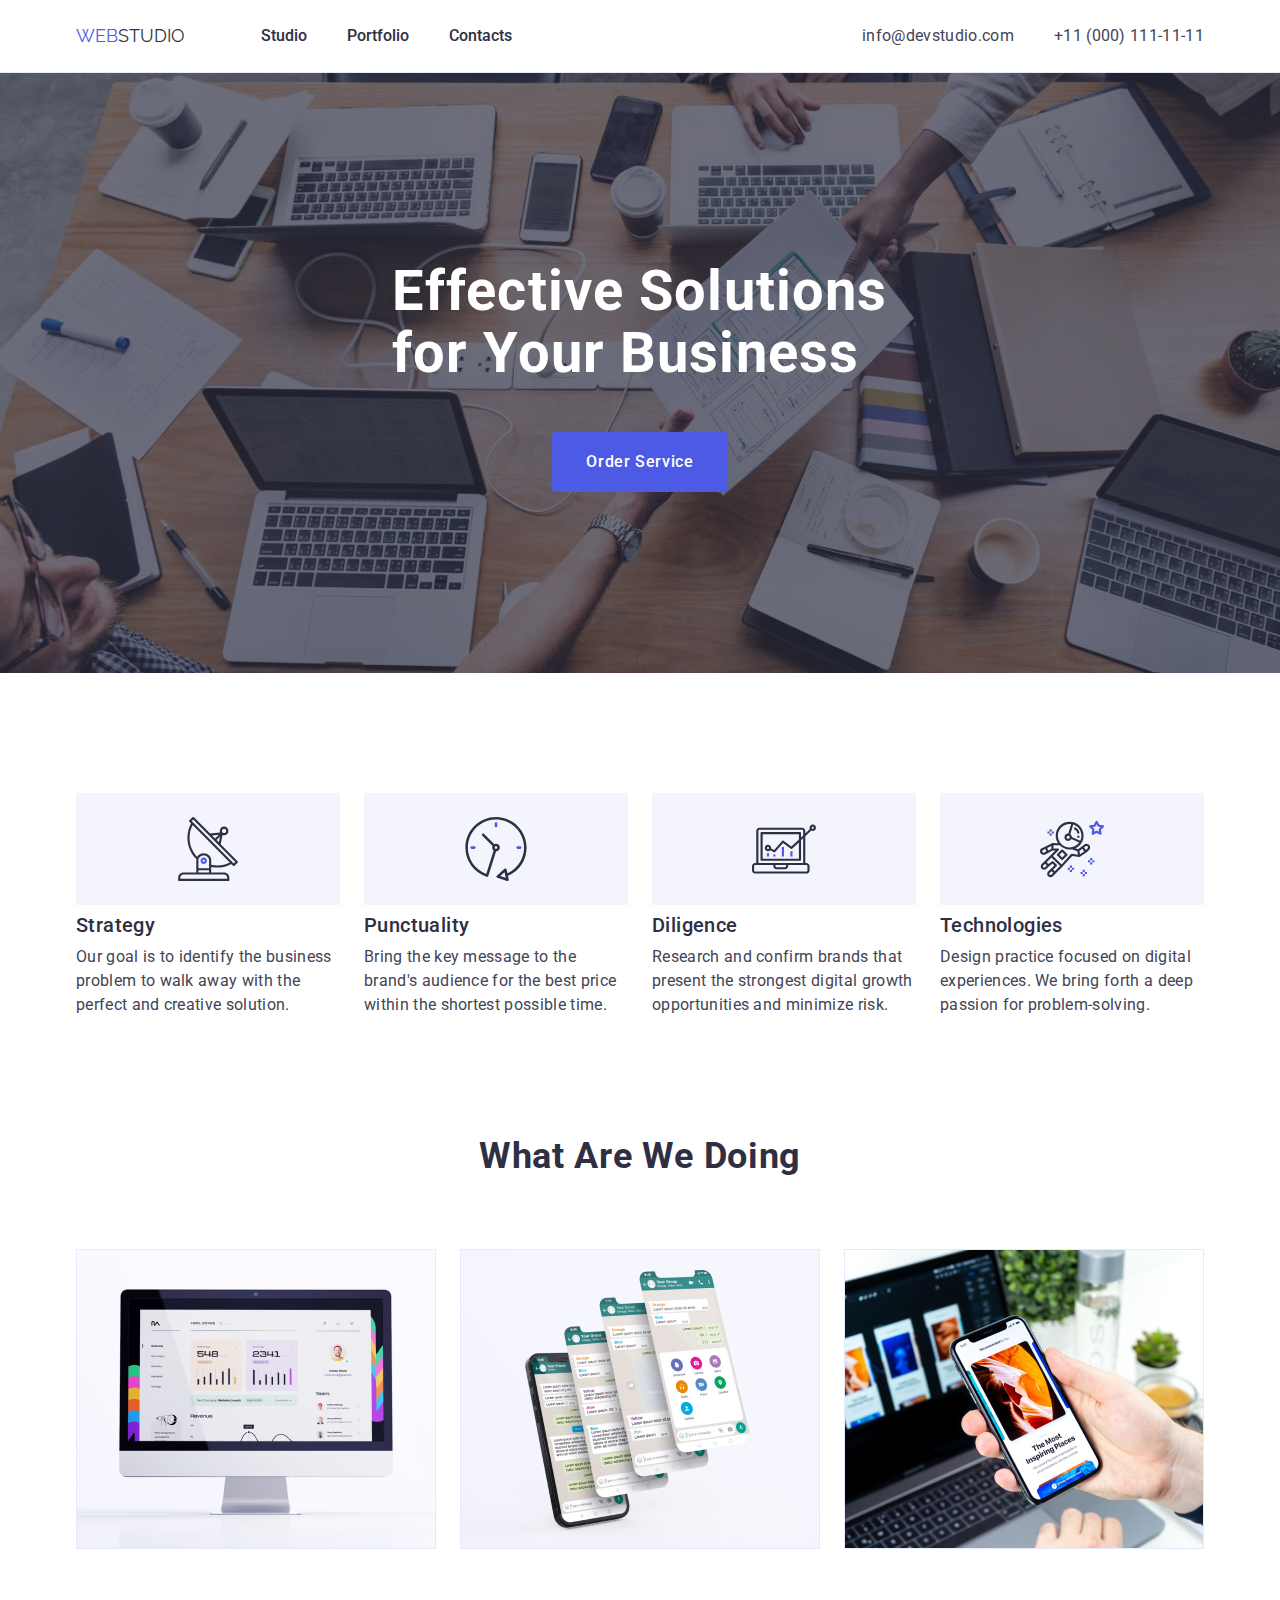
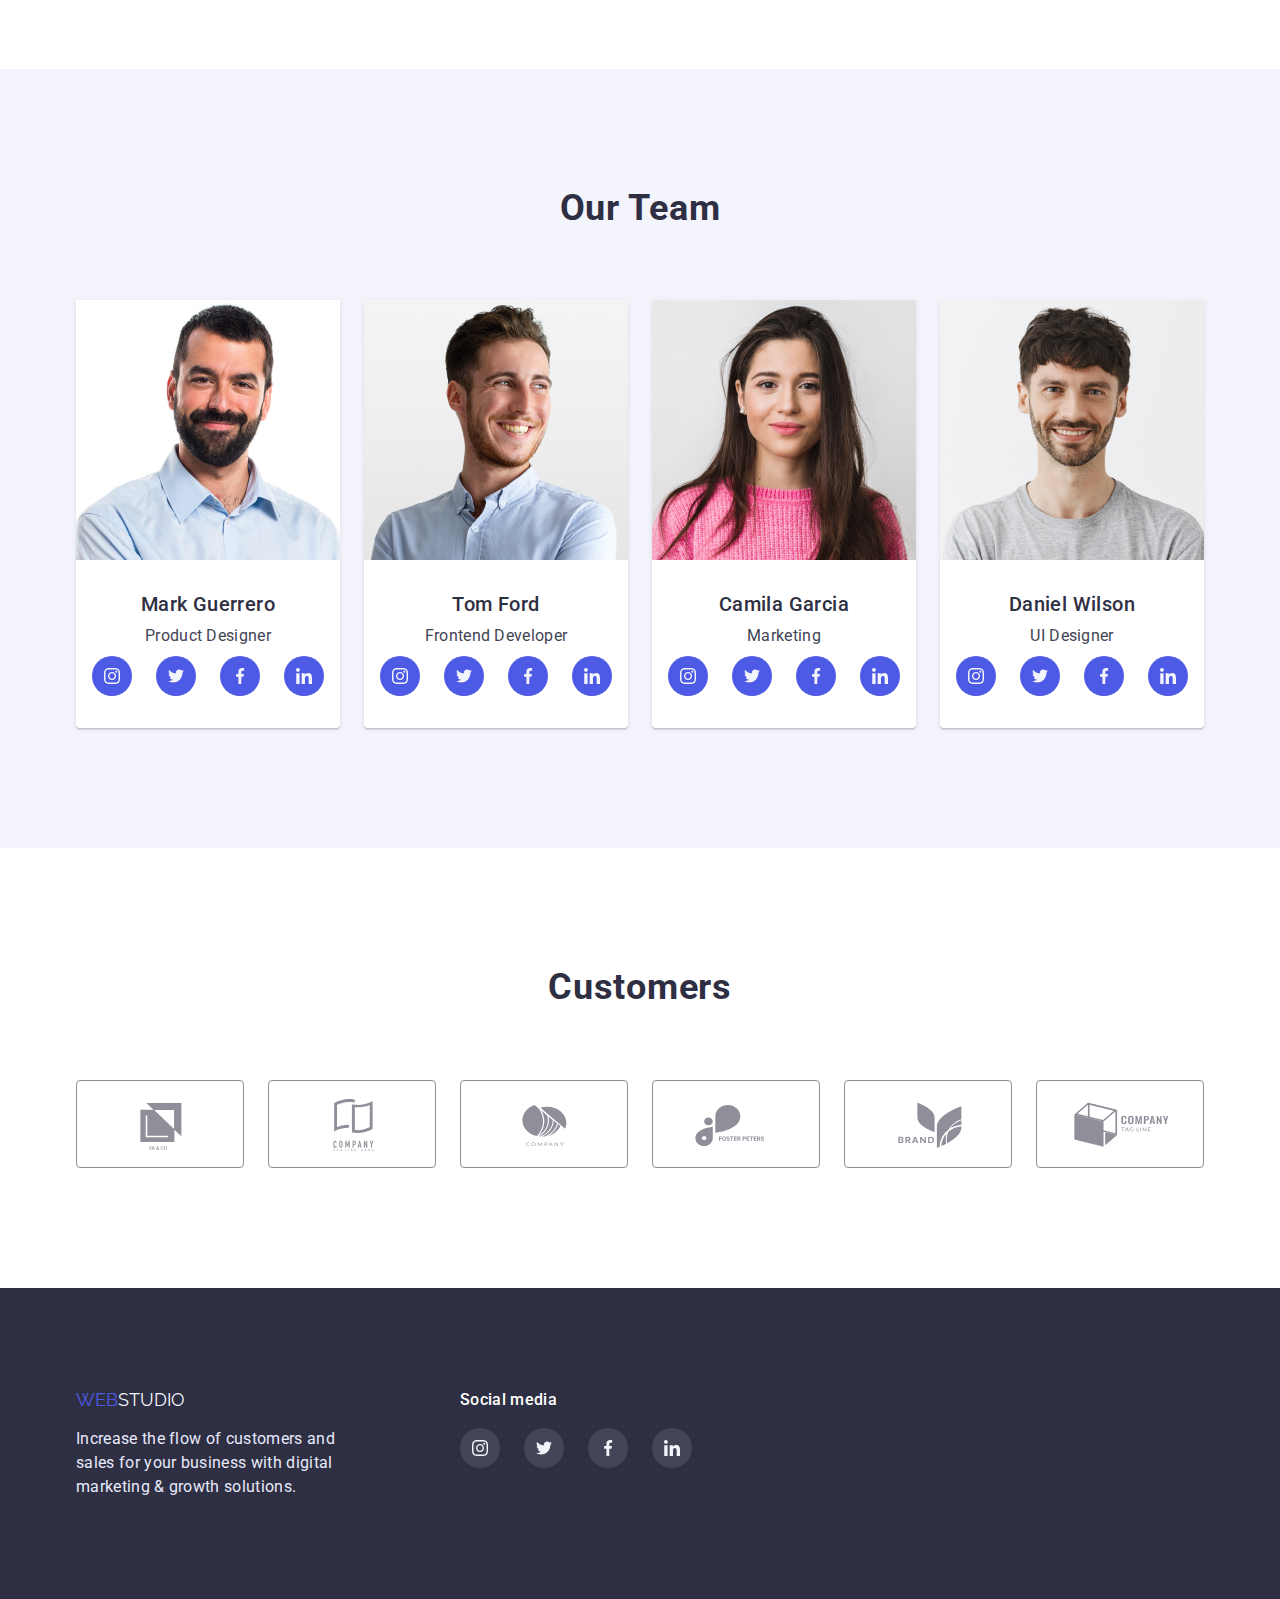
<file: index.html>
<!DOCTYPE html>
<html lang="en">
  <head>
    <meta charset="UTF-8" />
    <meta http-equiv="X-UA-Compatible" content="IE=edge" />
    <meta name="viewport" content="width=device-width, initial-scale=1.0" />
    <title>WebStudio</title>
    <link rel="preconnect" href="https://fonts.googleapis.com" />
    <link rel="preconnect" href="https://fonts.gstatic.com" crossorigin />
    <link
      href="https://fonts.googleapis.com/css2?family=Raleway:wght@800&family=Roboto:wght@400;500;700;900&display=swap"
      rel="stylesheet"
    />
    <link
      rel="stylesheet"
      href="https://cdnjs.cloudflare.com/ajax/libs/modern-normalize/1.1.0/modern-normalize.min.css"
    />
    <link rel="stylesheet" href="./css/styles.css" />
  </head>
  <body>
    <!-- Page heading -->
    <header class="page-header">
      <div class="header-container container">
        <nav class="nav-container">
          <!-- Navigation to other pages -->
          <a href="./index.html" class="logo"
            ><span class="logo-purple link">Web</span
            ><span class="logo-blue link">Studio</span></a
          >
          <ul class="site-nav">
            <li><a href="./index.html" class="nav-link link">Studio</a></li>
            <li>
              <a href="./portfolio.html" class="nav-link link">Portfolio</a>
            </li>
            <li><a href="#" class="nav-link link">Contacts</a></li>
          </ul>
        </nav>
        <address class="address">
          <ul class="address-list">
            <li class="address-item">
              <a href="mailto:info@devstudio.com" class="contact link"
                >info@devstudio.com</a
              >
            </li>
            <li class="address-item">
              <a href="tel:+110001111111" class="contact link"
                >+11 (000) 111-11-11</a
              >
            </li>
          </ul>
        </address>
      </div>
    </header>
    <main>
      <!-- Hero section -->
      <section class="hero">
        <h1 class="hero-title">Effective Solutions for Your Business</h1>
        <button type="button" class="hero-btn">Order Service</button>
      </section>
      <!-- Benefits section -->
      <section class="benefits-section section">
        <div class="container">
          <h2 class="visually-hidden">Why should you choose us</h2>
          <ul class="feature-list">
            <li class="feature-item">
              <div class="feature-icon">
                <svg class="feature" width="64px" height="64px">
                  <use href="./images/symbol-defs.svg#icon-antenna"></use>
                </svg>
              </div>
              <h3 class="title">Strategy</h3>
              <p class="text">
                Our goal is to identify the business problem to walk away with
                the perfect and creative solution.
              </p>
            </li>
            <li class="feature-item">
              <div class="feature-icon">
                <svg class="feature" width="64px" height="64px">
                  <use href="./images/symbol-defs.svg#icon-clock"></use>
                </svg>
              </div>
              <h3 class="title">Punctuality</h3>
              <p class="text">
                Bring the key message to the brand's audience for the best price
                within the shortest possible time.
              </p>
            </li>
            <li class="feature-item">
              <div class="feature-icon">
                <svg class="feature" width="64px" height="64px">
                  <use href="./images/symbol-defs.svg#icon-diagram"></use>
                </svg>
              </div>
              <h3 class="title">Diligence</h3>
              <p class="text">
                Research and confirm brands that present the strongest digital
                growth opportunities and minimize risk.
              </p>
            </li>
            <li class="feature-item">
              <div class="feature-icon">
                <svg class="feature" width="64px" height="64px">
                  <use href="./images/symbol-defs.svg#icon-astronaut"></use>
                </svg>
              </div>
              <h3 class="title">Technologies</h3>
              <p class="text">
                Design practice focused on digital experiences. We bring forth a
                deep passion for problem-solving.
              </p>
            </li>
          </ul>
        </div>
      </section>
      <!-- About section -->
      <section class="about-section section">
        <div class="container">
          <h2 class="section-title">What are we doing</h2>
          <ul class="about-list">
            <li class="about-item">
              <img
                src="./images/about/about_1.jpg"
                width="360"
                height="300"
                alt="Computer screens displaying account with different graphs and statistics"
              />
            </li>
            <li class="about-item">
              <img
                src="./images/about/about_2.jpg"
                width="360"
                height="300"
                alt="Mobile phone with the chat screens"
              />
            </li>
            <li class="about-item">
              <img
                src="./images/about/about_3.jpg"
                width="360"
                height="300"
                alt="Person holding the phone looking at the screen with the article recommendation"
              />
            </li>
          </ul>
        </div>
      </section>

      <!-- Team section -->

      <section class="team-section section">
        <div class="container">
          <h2 class="section-title team-title">Our Team</h2>
          <ul class="team-list list">
            <li class="list-item">
              <img
                src="./images/team/team_1.jpg"
                alt="Mark Guerrero"
                width="264"
                height="260"
              />
              <div class="team-card">
                <h3 class="team-item">Mark Guerrero</h3>
                <p class="item-description">Product Designer</p>
                <ul class="team-social-links list">
                  <li class="social-link">
                    <a href="#" class="team-social-icon">
                      <svg class="social-icon" width="16px" height="16px">
                        <use
                          href="./images/symbol-defs.svg#icon-instagram"
                        ></use>
                      </svg>
                    </a>
                  </li>
                  <li class="social-link">
                    <a href="#" class="team-social-icon">
                      <svg class="social-icon" width="16px" height="16px">
                        <use href="./images/symbol-defs.svg#icon-twitter"></use>
                      </svg>
                    </a>
                  </li>
                  <li class="social-link">
                    <a href="#" class="team-social-icon">
                      <svg class="social-icon" width="16px" height="16px">
                        <use
                          href="./images/symbol-defs.svg#icon-facebook"
                        ></use>
                      </svg>
                    </a>
                  </li>
                  <li class="social-link">
                    <a href="#" class="team-social-icon">
                      <svg class="social-icon" width="16px" height="16px">
                        <use
                          href="./images/symbol-defs.svg#icon-linkedin"
                        ></use>
                      </svg>
                    </a>
                  </li>
                </ul>
              </div>
            </li>
            <li class="list-item">
              <img
                src="./images/team/team_2.jpg"
                alt="Tom Ford"
                width="264"
                height="260"
              />
              <div class="team-card">
                <h3 class="team-item">Tom Ford</h3>
                <p class="item-description">Frontend Developer</p>
                <ul class="team-social-links list">
                  <li class="social-link">
                    <a href="#" class="team-social-icon">
                      <svg class="social-icon" width="16px" height="16px">
                        <use
                          href="./images/symbol-defs.svg#icon-instagram"
                        ></use>
                      </svg>
                    </a>
                  </li>
                  <li class="social-link">
                    <a href="#" class="team-social-icon">
                      <svg class="social-icon" width="16px" height="16px">
                        <use href="./images/symbol-defs.svg#icon-twitter"></use>
                      </svg>
                    </a>
                  </li>
                  <li class="social-link">
                    <a href="#" class="team-social-icon">
                      <svg class="social-icon" width="16px" height="16px">
                        <use
                          href="./images/symbol-defs.svg#icon-facebook"
                        ></use>
                      </svg>
                    </a>
                  </li>
                  <li class="social-link">
                    <a href="#" class="team-social-icon">
                      <svg class="social-icon" width="16px" height="16px">
                        <use
                          href="./images/symbol-defs.svg#icon-linkedin"
                        ></use>
                      </svg>
                    </a>
                  </li>
                </ul>
              </div>
            </li>
            <li class="list-item">
              <img
                src="./images/team/team_3.jpg"
                alt="Camila Garcia"
                width="264"
                height="260"
              />
              <div class="team-card">
                <h3 class="team-item">Camila Garcia</h3>
                <p class="item-description">Marketing</p>
                <ul class="team-social-links list">
                  <li class="social-link">
                    <a href="#" class="team-social-icon">
                      <svg class="social-icon" width="16px" height="16px">
                        <use
                          href="./images/symbol-defs.svg#icon-instagram"
                        ></use>
                      </svg>
                    </a>
                  </li>
                  <li class="social-link">
                    <a href="#" class="team-social-icon">
                      <svg class="social-icon" width="16px" height="16px">
                        <use href="./images/symbol-defs.svg#icon-twitter"></use>
                      </svg>
                    </a>
                  </li>
                  <li class="social-link">
                    <a href="#" class="team-social-icon">
                      <svg class="social-icon" width="16px" height="16px">
                        <use
                          href="./images/symbol-defs.svg#icon-facebook"
                        ></use>
                      </svg>
                    </a>
                  </li>
                  <li class="social-link">
                    <a href="#" class="team-social-icon">
                      <svg class="social-icon" width="16px" height="16px">
                        <use
                          href="./images/symbol-defs.svg#icon-linkedin"
                        ></use>
                      </svg>
                    </a>
                  </li>
                </ul>
              </div>
            </li>
            <li class="list-item">
              <img
                src="./images/team/team_4.jpg"
                alt="Daniel Wilson"
                width="264"
                height="260"
              />
              <div class="team-card">
                <h3 class="team-item">Daniel Wilson</h3>
                <p class="item-description">UI Designer</p>
                <ul class="team-social-links list">
                  <li class="social-link">
                    <a href="#" class="team-social-icon">
                      <svg class="social-icon" width="16px" height="16px">
                        <use
                          href="./images/symbol-defs.svg#icon-instagram"
                        ></use>
                      </svg>
                    </a>
                  </li>
                  <li class="social-link">
                    <a href="#" class="team-social-icon">
                      <svg class="social-icon" width="16px" height="16px">
                        <use href="./images/symbol-defs.svg#icon-twitter"></use>
                      </svg>
                    </a>
                  </li>
                  <li class="social-link">
                    <a href="#" class="team-social-icon">
                      <svg class="social-icon" width="16px" height="16px">
                        <use
                          href="./images/symbol-defs.svg#icon-facebook"
                        ></use>
                      </svg>
                    </a>
                  </li>
                  <li class="social-link">
                    <a href="#" class="team-social-icon">
                      <svg class="social-icon" width="16px" height="16px">
                        <use
                          href="./images/symbol-defs.svg#icon-linkedin"
                        ></use>
                      </svg>
                    </a>
                  </li>
                </ul>
              </div>
            </li>
          </ul>
        </div>
      </section>

      <!-- Customers section -->

      <section class="customers-section section">
        <div class="container">
          <h2 class="section-title">Customers</h2>
          <ul class="customers-list list">
            <li class="customers-item">
              <a href="#" class="customers-list-item">
                <svg class="customers-list-icon" width="104px" height="56px">
                  <use href="./images/symbol-defs.svg#icon-logo-1"></use>
                </svg>
              </a>
            </li>
            <li class="customers-item">
              <a href="#" class="customers-list-item">
                <svg class="customers-list-icon" width="104px" height="56px">
                  <use href="./images/symbol-defs.svg#icon-logo-2"></use>
                </svg>
              </a>
            </li>
            <li class="customers-item">
              <a href="#" class="customers-list-item">
                <svg class="customers-list-icon" width="104px" height="56px">
                  <use href="./images/symbol-defs.svg#icon-logo-3"></use>
                </svg>
              </a>
            </li>
            <li class="customers-item">
              <a href="#" class="customers-list-item">
                <svg class="customers-list-icon" width="104px" height="56px">
                  <use href="./images/symbol-defs.svg#icon-logo-4"></use>
                </svg>
              </a>
            </li>
            <li class="customers-item">
              <a href="#" class="customers-list-item">
                <svg class="customers-list-icon" width="104px" height="56px">
                  <use href="./images/symbol-defs.svg#icon-logo-5"></use>
                </svg>
              </a>
            </li>
            <li class="customers-item">
              <a href="#" class="customers-list-item">
                <svg class="customers-list-icon" width="104px" height="56px">
                  <use href="./images/symbol-defs.svg#icon-logo-6"></use>
                </svg>
              </a>
            </li>
          </ul>
        </div>
      </section>
    </main>

    <!-- Page ending -->

    <footer class="footer">
      <div class="footer-container container">
        <div>
          <a href="./index.html" class="logo"
            ><span class="logo-purple">Web</span
            ><span class="logo-white">Studio</span></a
          >
          <p class="footer-text">
            Increase the flow of customers and sales for your business with
            digital marketing & growth solutions.
          </p>
        </div>
        <div class="footer-social">
          <b class="footer-header">Social media</b>
          <ul class="footer-list list">
            <li class="footer-social-links">
              <a href="#" class="footer-social-item">
                <svg class="footer-social-icon" width="16px" height="16px">
                  <use href="./images/symbol-defs.svg#icon-instagram"></use>
                </svg>
              </a>
            </li>
            <li class="footer-social-links">
              <a href="#" class="footer-social-item">
                <svg class="footer-social-icon" width="16px" height="16px">
                  <use href="./images/symbol-defs.svg#icon-twitter"></use>
                </svg>
              </a>
            </li>
            <li class="footer-social-links">
              <a href="#" class="footer-social-item">
                <svg class="footer-social-icon" width="16px" height="16px">
                  <use href="./images/symbol-defs.svg#icon-facebook"></use>
                </svg>
              </a>
            </li>
            <li class="footer-social-links">
              <a href="#" class="footer-social-item">
                <svg class="footer-social-icon" width="16px" height="16px">
                  <use href="./images/symbol-defs.svg#icon-linkedin"></use>
                </svg>
              </a>
            </li>
          </ul>
        </div>
      </div>
    </footer>
  </body>
</html>
</file>
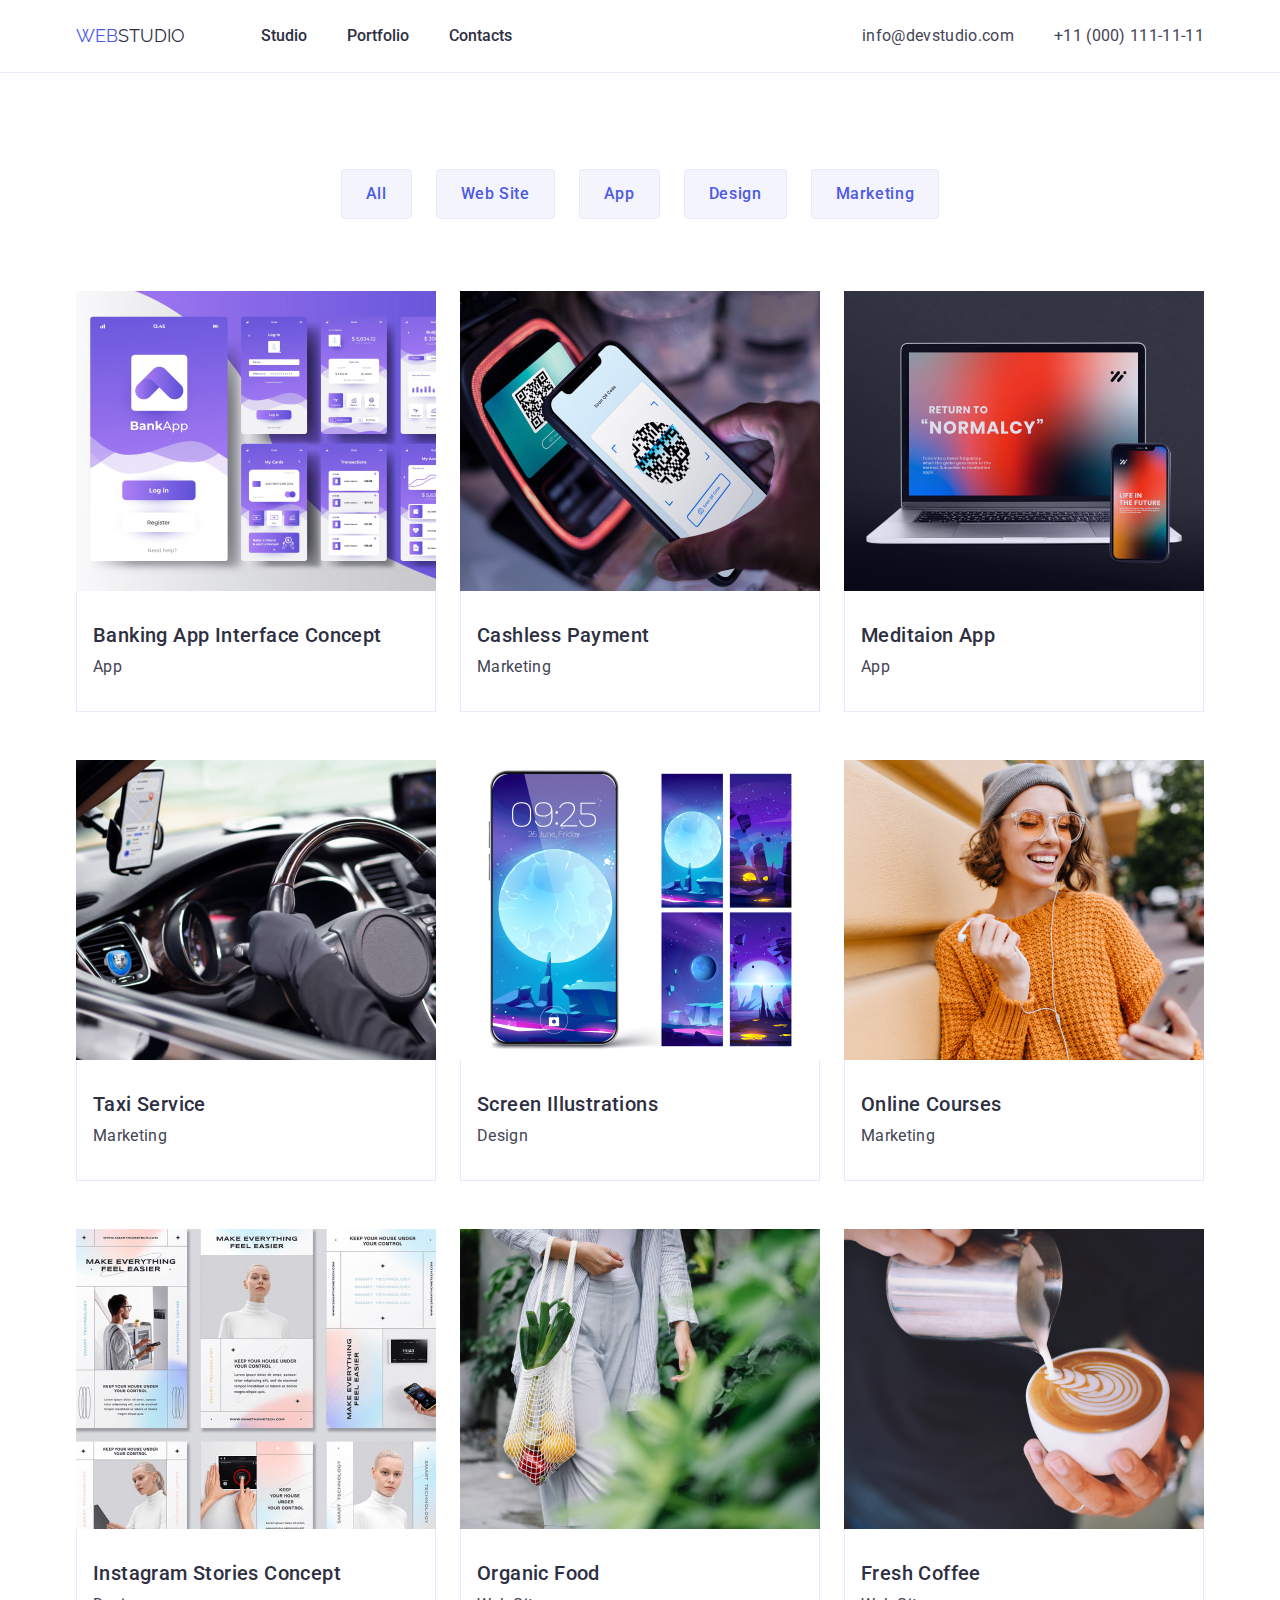
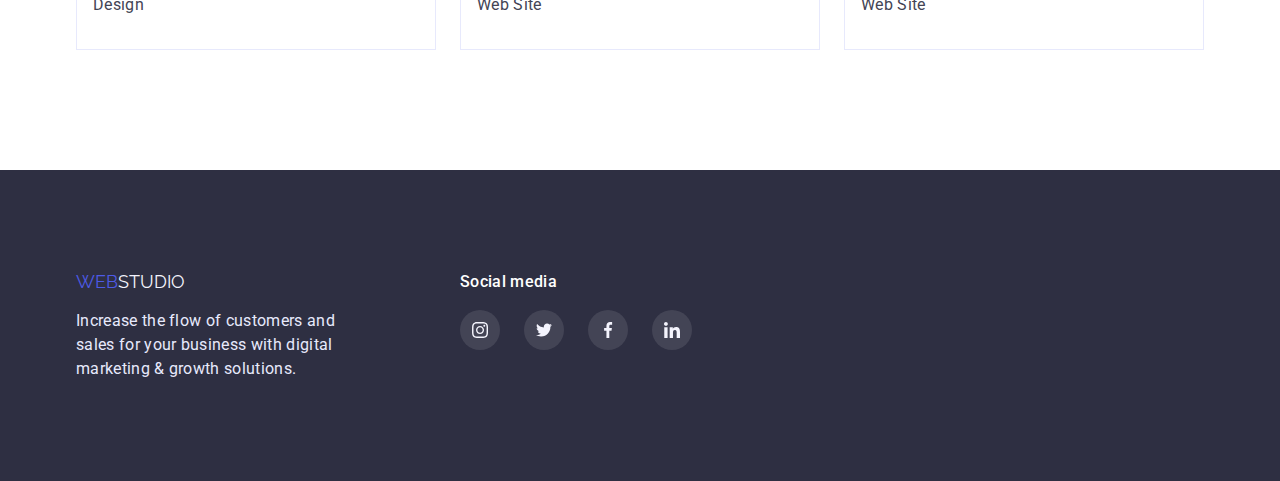
<file: portfolio.html>
<!DOCTYPE html>
<html lang="en">
  <head>
    <meta charset="UTF-8" />
    <meta http-equiv="X-UA-Compatible" content="IE=edge" />
    <meta name="viewport" content="width=device-width, initial-scale=1.0" />
    <title>WebStudio</title>
    <link rel="preconnect" href="https://fonts.googleapis.com" />
    <link rel="preconnect" href="https://fonts.gstatic.com" crossorigin />
    <link
      href="https://fonts.googleapis.com/css2?family=Raleway:wght@800&family=Roboto:wght@400;500;700;900&display=swap"
      rel="stylesheet"
    />
    <link
      rel="stylesheet"
      href="https://cdnjs.cloudflare.com/ajax/libs/modern-normalize/1.1.0/modern-normalize.min.css"
    />
    <link rel="stylesheet" href="./css/styles.css" />
  </head>
  <body>
    <header class="page-header">
      <div class="header-container container">
        <nav class="nav-container">
          <!-- Navigation to other pages -->
          <a href="./index.html" class="logo"
            ><span class="logo-purple link">Web</span
            ><span class="logo-blue link">Studio</span></a
          >
          <ul class="site-nav">
            <li><a href="./index.html" class="nav-link link">Studio</a></li>
            <li>
              <a href="./portfolio.html" class="nav-link link">Portfolio</a>
            </li>
            <li><a href="#" class="nav-link link">Contacts</a></li>
          </ul>
        </nav>
        <address class="address">
          <ul class="address-list">
            <li class="address-item">
              <a href="mailto:info@devstudio.com" class="contact link"
                >info@devstudio.com</a
              >
            </li>
            <li class="address-item">
              <a href="tel:+110001111111" class="contact link"
                >+11 (000) 111-11-11</a
              >
            </li>
          </ul>
        </address>
      </div>
    </header>
    <main>
      <!-- Main info -->
      <section class="portfolio-section section">
        <div class="container">
          <h1 class="visually-hidden">Work examples</h1>
          <ul class="portfolio-list">
            <li><button type="button" class="portfolio-btn">All</button></li>
            <li>
              <button type="button" class="portfolio-btn">Web Site</button>
            </li>
            <li><button type="button" class="portfolio-btn">App</button></li>
            <li><button type="button" class="portfolio-btn">Design</button></li>
            <li>
              <button type="button" class="portfolio-btn">Marketing</button>
            </li>
          </ul>
          <ul class="work-examples">
            <li class="portfolio-item">
              <a href="#" class="example"
                ><img
                  src="./images/work_examples/example_1.jpg"
                  alt="Screenshots of the banking app"
                  width="360"
                  height="300"
                />
                <div class="portfolio-card">
                  <h2 class="portfolio-title">Banking App Interface Concept</h2>
                  <p class="portfolio-text">App</p>
                </div>
              </a>
            </li>
            <li class="portfolio-item">
              <a href="#" class="example">
                <img
                  src="./images/work_examples/example_2.jpg"
                  alt="Person using their phone to pay via NFC"
                  width="360"
                  height="300"
                />
                <div class="portfolio-card">
                  <h2 class="portfolio-title">Cashless Payment</h2>
                  <p class="portfolio-text">Marketing</p>
                </div>
              </a>
            </li>
            <li class="portfolio-item">
              <a href="#" class="example">
                <img
                  src="./images/work_examples/example_3.jpg"
                  alt="Laptop and iPhone screens displaying a page of the app"
                  width="360"
                  height="300"
                />
                <div class="portfolio-card">
                  <h2 class="portfolio-title">Meditaion App</h2>
                  <p class="portfolio-text">App</p>
                </div>
              </a>
            </li>
            <li class="portfolio-item">
              <a href="#" class="example">
                <img
                  src="./images/work_examples/example_4.jpg"
                  alt="Taxi driver with his hands on the wheel"
                  width="360"
                  height="300"
                />
                <div class="portfolio-card">
                  <h2 class="portfolio-title">Taxi Service</h2>
                  <p class="portfolio-text">Marketing</p>
                </div>
              </a>
            </li>
            <li class="portfolio-item">
              <a href="#" class="example">
                <img
                  src="./images/work_examples/example_5.jpg"
                  alt="Illustarations of the nmobile screen"
                  width="360"
                  height="300"
                />
                <div class="portfolio-card">
                  <h2 class="portfolio-title">Screen Illustrations</h2>
                  <p class="portfolio-text">Design</p>
                </div>
              </a>
            </li>
            <li class="portfolio-item">
              <a href="#" class="example">
                <img
                  src="./images/work_examples/example_6.jpg"
                  alt="Woman with hedphones holing a phone and looking on a screen"
                  width="360"
                  height="300"
                />
                <div class="portfolio-card">
                  <h2 class="portfolio-title">Online Courses</h2>
                  <p class="portfolio-text">Marketing</p>
                </div>
              </a>
            </li>
            <li class="portfolio-item">
              <a href="#" class="example">
                <img
                  src="./images/work_examples/example_7.jpg"
                  width="360"
                  height="300"
                  alt="Instagram pages design"
                />
                <div class="portfolio-card">
                  <h2 class="portfolio-title">Instagram Stories Concept</h2>
                  <p class="portfolio-text">Design</p>
                </div>
              </a>
            </li>
            <li class="portfolio-item">
              <a href="#" class="example">
                <img
                  src="./images/work_examples/example_8.jpg"
                  alt="Woman holding a bag with vegetables"
                  width="360"
                  height="300"
                />
                <div class="portfolio-card">
                  <h2 class="portfolio-title">Organic Food</h2>
                  <p class="portfolio-text">Web Site</p>
                </div>
              </a>
            </li>
            <li class="portfolio-item">
              <a href="#" class="example">
                <img
                  src="./images/work_examples/example_9.jpg"
                  alt="Barista pouring steamed milk into a coffee"
                  width="360"
                  height="300"
                />
                <div class="portfolio-card">
                  <h2 class="portfolio-title">Fresh Coffee</h2>
                  <p class="portfolio-text">Web Site</p>
                </div>
              </a>
            </li>
          </ul>
        </div>
      </section>
    </main>

    <!-- Page ending -->

    <footer class="footer">
      <div class="footer-container container">
        <div>
          <a href="./index.html" class="logo"
            ><span class="logo-purple">Web</span
            ><span class="logo-white">Studio</span></a
          >
          <p class="footer-text">
            Increase the flow of customers and sales for your business with
            digital marketing & growth solutions.
          </p>
        </div>
        <div class="footer-social">
          <b class="footer-header">Social media</b>
          <ul class="footer-list list">
            <li class="footer-social-links">
              <a href="#" class="footer-social-item">
                <svg class="footer-social-icon" width="16px" height="16px">
                  <use href="./images/symbol-defs.svg#icon-instagram"></use>
                </svg>
              </a>
            </li>
            <li class="footer-social-links">
              <a href="#" class="footer-social-item">
                <svg class="footer-social-icon" width="16px" height="16px">
                  <use href="./images/symbol-defs.svg#icon-twitter"></use>
                </svg>
              </a>
            </li>
            <li class="footer-social-links">
              <a href="#" class="footer-social-item">
                <svg class="footer-social-icon" width="16px" height="16px">
                  <use href="./images/symbol-defs.svg#icon-facebook"></use>
                </svg>
              </a>
            </li>
            <li class="footer-social-links">
              <a href="#" class="footer-social-item">
                <svg class="footer-social-icon" width="16px" height="16px">
                  <use href="./images/symbol-defs.svg#icon-linkedin"></use>
                </svg>
              </a>
            </li>
          </ul>
        </div>
      </div>
    </footer>
  </body>
</html>
</file>
<file: css/styles.css>
:root {
  --primary-text-color: #434455;
  --secondary-text-color: #2e2f42;
  --accent: #4d5ae5;
  --primary-background-color: #ffffff;
  --secondary-background-color: #2e2f42;
}

body {
  background-color: var(--primary-background-color);
  color: var(--primary-text-color);
  font-family: "Roboto", sans-serif;
}

h1,
h2,
h3,
p {
  margin: 0;
}

ul {
  margin: 0;
  padding: 0;
}

img {
  display: block;
}

.container {
  width: 1158px;
  margin: 0 auto;
  padding-left: 15px;
  padding-right: 15px;
}

.section {
  padding-top: 120px;
  padding-bottom: 120px;
}

.header-container {
  display: flex;
  justify-content: space-between;
}

.page-header {
  padding: 24px 0;
  border-bottom: 1px solid #e7e9fc;
}

.nav-container {
  display: flex;
}

.link {
  text-decoration: none;
}

.list {
  list-style: none;
}

.logo {
  margin-right: 76px;
  text-transform: uppercase;
  font-family: "Raleway";
  font-size: 18px;
  line-height: 1.3;
  text-decoration: none;
}

.logo-purple {
  color: var(--accent);
}

.logo-blue {
  color: var(--secondary-text-color);
}

.logo-white {
  color: #f4f4fd;
}

/* site nav */

.site-nav {
  display: flex;
  list-style: none;
  gap: 40px;
}

.site-nav .link {
  color: var(--secondary-text-color);
  text-decoration: none;
  width: 48px;
  height: 24px;
  font-weight: 500;
  font-size: 16px;
  line-height: 1.5;
}

.site-nav .link:hover,
.site-nav .link:focus {
  color: #404bbf;
}

.nav-link {
  padding: 20px 0;
}

.address {
  font-size: 16px;
  line-height: 1.5;
  font-style: normal;
  color: var(--primary-text-color);
}

.address-list {
  display: flex;
  list-style: none;
  gap: 40px;
}

.contact {
  padding: 20px 0;
  font-size: 16px;
  line-height: 1.5;
  letter-spacing: 0.02em;
  color: var(--primary-text-color);
}

.address-list .link:hover,
.address-list .link:focus {
  color: #404bbf;
}

/* Hero section */

.hero {
  display: flex;
  align-items: center;
  flex-direction: column;
  max-width: 1440px;
  height: 600px;
  padding: 188px;
  margin-left: auto;
  margin-right: auto;
  background-color: var(--secondary-background-color);
  background-image: linear-gradient(
      rgba(46, 47, 66, 0.7),
      rgba(46, 47, 66, 0.7)
    ),
    url("../images/header-img.jpg");
  background-repeat: no-repeat;
}

.hero-title {
  max-width: 496px;
  margin-bottom: 48px;
  color: #ffffff;
  font-weight: 700;
  font-size: 56px;
  line-height: 1.1;
  letter-spacing: 0.02em;
}

.hero-btn {
  padding: 16px 32px;
  border-radius: 4px;
  border-color: transparent;
  font-family: inherit;
  font-weight: 500;
  font-size: 16px;
  line-height: 1.5;
  letter-spacing: 0.04em;
  color: #ffffff;
  background: var(--accent);
  cursor: pointer;
}

.hero-btn:hover,
.hero-btn:focus {
  background: #404bbf;
}

.visually-hidden {
  position: absolute;
  width: 1px;
  height: 1px;
  margin: -1px;
  border: 0;
  padding: 0;
  white-space: nowrap;
  clip-path: inset(100%);
  clip: rect(0 0 0 0);
  overflow: hidden;
}

/* Feature section */

.feature-list {
  display: flex;
  list-style: none;
  column-gap: 24px;
}

.feature-item {
  flex-basis: calc((100% - 72px) / 4);
}

.feature-icon {
  display: flex;
  flex-direction: column;
  justify-content: center;
  align-items: center;
  width: 100%;
  height: 112px;
  background-color: #f4f4fd;
}

.title {
  margin-top: 8px;
  margin-bottom: 8px;
  color: var(--secondary-text-color);
  font-weight: 500;
  font-size: 20px;
  line-height: 1.2;
  letter-spacing: 0.02em;
  list-style: none;
}

.text {
  font-size: 16px;
  line-height: 1.5;
  letter-spacing: 0.02em;
  color: var(--primary-text-color);
}

/* About section */

.about-section {
  padding-top: 0;
}

.section-title {
  text-align: center;
  margin-bottom: 72px;
  font-weight: 700;
  font-size: 36px;
  line-height: 1.1;
  letter-spacing: 0.02em;
  text-transform: capitalize;
  color: var(--secondary-text-color);
}

.about-list {
  display: flex;
  column-gap: 24px;
  list-style: none;
}

.about-item {
  flex-basis: calc((100% - 48px) / 3);
}

/* Team section */

.team-section {
  padding: 120px 0;
  background: #f4f4fd;
}

.team-list {
  display: flex;
  column-gap: 24px;
  list-style: none;
}

.list-item {
  flex-basis: calc((100% - 72px) / 4);

  box-shadow: 0px 1px 6px rgba(46, 47, 66, 0.08),
    0px 1px 1px rgba(46, 47, 66, 0.16), 0px 2px 1px rgba(46, 47, 66, 0.08);
  border-radius: 0 0 4px 4px;
  background-color: #ffffff;
}

.team-card {
  padding: 32px 0;
  text-align: center;
}

.team-item {
  margin-bottom: 8px;
  font-weight: 500;
  font-size: 20px;
  line-height: 1.2;
  letter-spacing: 0.02em;
  color: var(--secondary-text-color);
}

.item-description {
  margin-bottom: 8px;
  font-size: 16px;
  line-height: 1.5;
  letter-spacing: 0.02em;
  color: var(--primary-text-color);
}

.team-social-links {
  display: flex;
  justify-content: center;
  gap: 24px;
}

.social-link {
  width: 40px;
  height: 40px;
}

.team-social-icon {
  display: flex;
  justify-content: center;
  align-items: center;
  width: 100%;
  height: 100%;
  border-radius: 50%;
  background-color: var(--accent);
}

.team-social-icon:hover,
.team-social-icon:focus {
  background-color: #404bbf;
}

/* Customers section */

.customers-list {
  display: flex;
  gap: 24px;
}

.customers-item {
  flex-basis: calc((100% - 120px) / 6);
  width: 168px;
  height: 88px;
}

.customers-list-item {
  display: flex;
  justify-content: center;
  align-items: center;
  width: 100%;
  height: 100%;
  border: 1px solid #8e8f99;
  border-radius: 4px;
  cursor: pointer;
}

.customers-list-item:is(:hover, :focus) {
  border: 1px solid #404bbf;
  color: #404bbf;
}

.customers-list-icon {
  fill: #8e8f99;
}

.customers-list-item:is(:hover, :focus) .customers-list-icon {
  fill: currentColor;
}

/* Portfolio */

.portfolio-section {
  padding: 96px 0 120px;
}

.portfolio-list {
  display: flex;
  justify-content: center;
  margin-bottom: 72px;
  column-gap: 24px;
  list-style: none;
}

.portfolio-btn {
  flex-basis: calc((100% - 96px) / 5);
}

.portfolio-card {
  padding: 32px 0 32px 16px;
  border-left: 1px solid #e7e9fc;
  border-right: 1px solid #e7e9fc;
  border-bottom: 1px solid #e7e9fc;
}

.portfolio-btn {
  padding: 12px 24px;
  border: 1px solid #e7e9fc;
  border-radius: 4px;
  font-family: inherit;
  font-weight: 500;
  font-size: 16px;
  line-height: 1.5;
  letter-spacing: 0.04em;
  color: var(--accent);
  background: #f4f4fd;
  cursor: pointer;
}

.portfolio-btn:is(:hover, :focus) {
  background: #404bbf;
  color: #ffffff;
  box-shadow: 0px 3px 1px rgba(0, 0, 0, 0.1), 0px 2px 1px rgba(0, 0, 0, 0.08),
    0px 2px 2px rgba(0, 0, 0, 0.12);
}

.work-examples {
  display: flex;
  flex-wrap: wrap;
  list-style: none;
  column-gap: 24px;
  row-gap: 48px;
}

.portfolio-item {
  max-width: 360px;
  flex-basis: calc((100% - 48px) / 3);
  background: #ffffff;
}

.example {
  display: block;
  text-decoration: none;
}

.example:is(:hover, :focus) {
  box-shadow: 0px 1px 6px rgba(46, 47, 66, 0.08),
    0px 1px 1px rgba(46, 47, 66, 0.16), 0px 2px 1px rgba(46, 47, 66, 0.08);
}

.portfolio-title {
  margin-bottom: 8px;
  font-weight: 500;
  font-size: 20px;
  line-height: 1.2;
  letter-spacing: 0.02em;
  color: var(--secondary-text-color);
}

.portfolio-text {
  font-size: 16px;
  line-height: 1.5;
  letter-spacing: 0.02em;
  color: var(--primary-text-color);
}

/* Footer */

.footer {
  padding: 100px 0;
  background: var(--secondary-background-color);
}

.footer-container {
  display: flex;
  gap: 120px;
}

.footer-text {
  margin-top: 16px;
  max-width: 264px;
  font-size: 16px;
  line-height: 1.5;
  letter-spacing: 0.02em;
  color: #e7e9fc;
}

.footer-social {
  display: flex;
  flex-direction: column;
}

.footer-header {
  margin-bottom: 16px;
  color: #ffffff;
  font-weight: 500;
  font-size: 16px;
  line-height: 1.5;
  letter-spacing: 0.02em;
}

.footer-list {
  display: flex;
  justify-content: center;
  gap: 24px;
}

.footer-social-links {
  width: 40px;
  height: 40px;
}

.footer-social-item {
  display: flex;
  justify-content: center;
  align-items: center;
  width: 100%;
  height: 100%;
  border-radius: 50%;
  background-color: rgba(255, 255, 255, 0.1);
}

.footer-social-links:hover,
.footer-social-links:focus {
  background-color: #31d0aa;
  border-radius: 50%;
}
</file>
